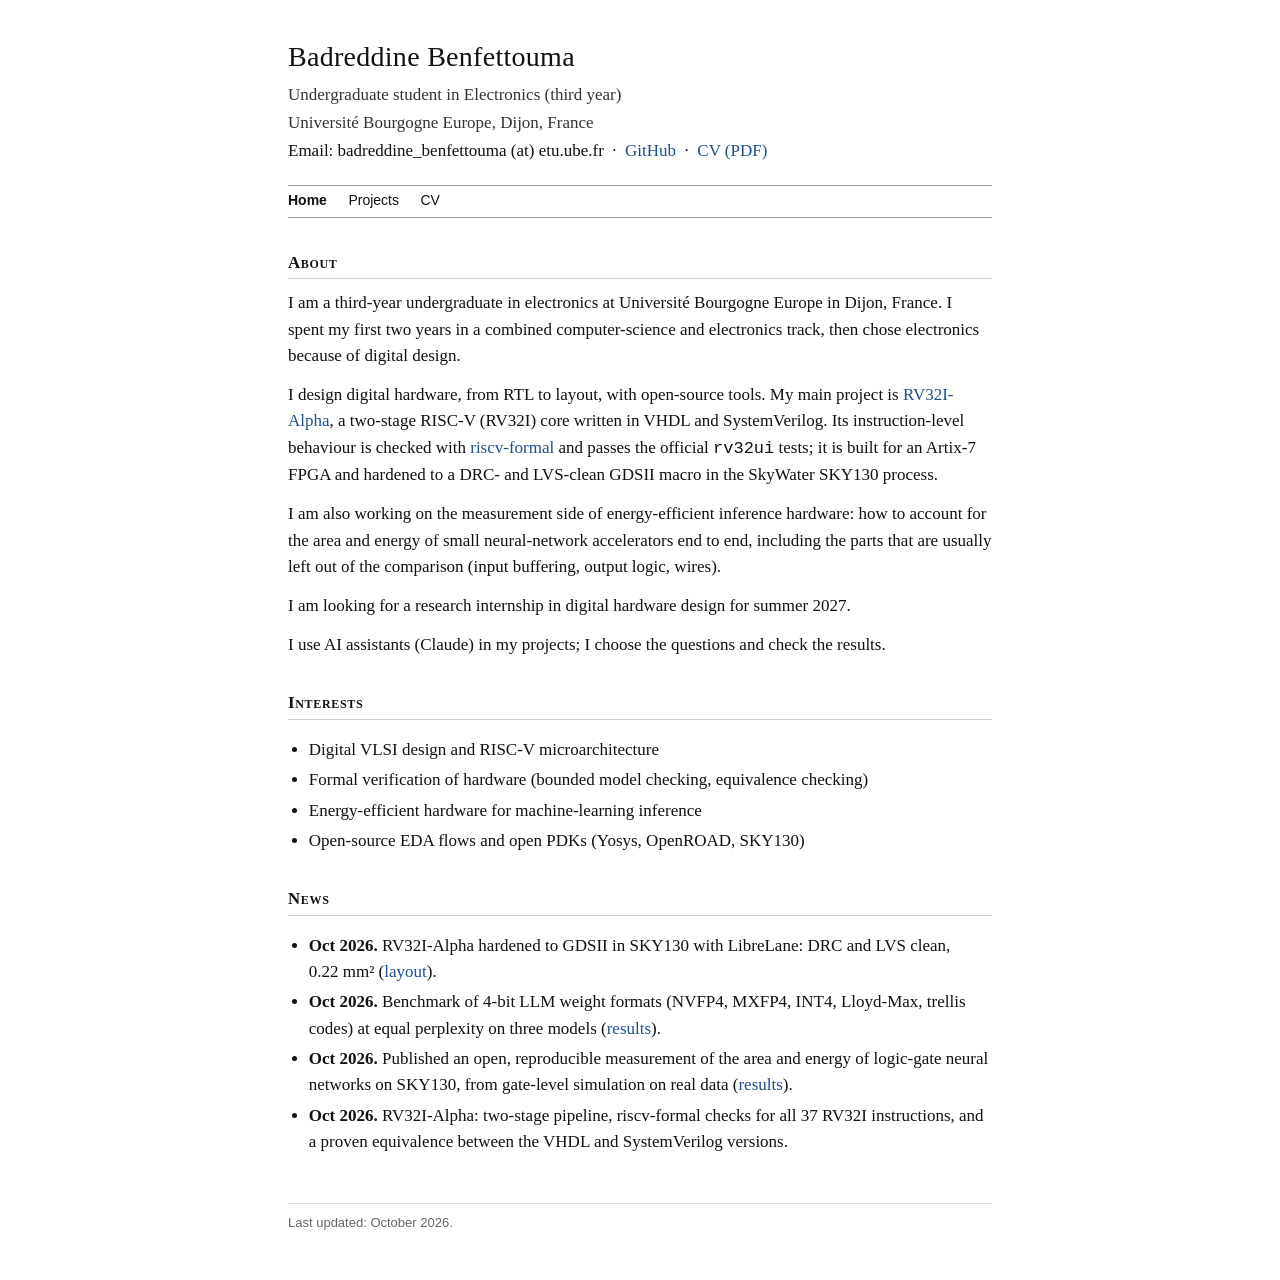
<file: index.html>
<!DOCTYPE html>
<html lang="en">
<head>
<meta charset="utf-8">
<meta name="viewport" content="width=device-width, initial-scale=1">
<title>Badreddine Benfettouma</title>
<meta name="description" content="Badreddine Benfettouma: undergraduate in electronics at Université Bourgogne Europe. Digital hardware design, RISC-V, formal verification, energy-efficient inference hardware.">
<link rel="stylesheet" href="style.css">
</head>
<body>

<header>
  <!-- Optional photo: <div class="photo"><img src="img/photo.jpg" alt="Badreddine Benfettouma"></div> -->
  <div>
    <h1>Badreddine Benfettouma</h1>
    <p class="affil">Undergraduate student in Electronics (third year)</p>
    <p class="affil">Université Bourgogne Europe, Dijon, France</p>
    <p>Email: badreddine_benfettouma (at) etu.ube.fr &nbsp;&middot;&nbsp;
       <a href="https://github.com/Badrodro">GitHub</a> &nbsp;&middot;&nbsp;
       <a href="cv/Badreddine_Benfettouma_CV.pdf">CV (PDF)</a></p>
  </div>
</header>

<nav>
  <a class="here" href="index.html">Home</a>
  <a href="projects.html">Projects</a>
  <a href="cv.html">CV</a>
</nav>

<h2>About</h2>
<p>
I am a third-year undergraduate in electronics at Université Bourgogne Europe in Dijon, France.
I spent my first two years in a combined computer-science and electronics track, then chose
electronics because of digital design.
</p>
<p>
I design digital hardware, from RTL to layout, with open-source tools.
My main project is <a href="projects.html#rv32i">RV32I-Alpha</a>, a two-stage RISC-V (RV32I) core
written in VHDL and SystemVerilog. Its instruction-level behaviour is checked with
<a href="https://github.com/YosysHQ/riscv-formal">riscv-formal</a> and passes the official
<code>rv32ui</code> tests; it is built for an Artix-7 FPGA and hardened to a DRC- and LVS-clean GDSII
macro in the SkyWater SKY130 process.
</p>
<p>
I am also working on the measurement side of energy-efficient inference hardware: how to account
for the area and energy of small neural-network accelerators end to end, including the parts that
are usually left out of the comparison (input buffering, output logic, wires).
</p>
<p>
I am looking for a research internship in digital hardware design for summer 2027.
</p>
<p>
I use AI assistants (Claude) in my projects; I choose the questions and check the results.
</p>

<h2>Interests</h2>
<ul>
  <li>Digital VLSI design and RISC-V microarchitecture</li>
  <li>Formal verification of hardware (bounded model checking, equivalence checking)</li>
  <li>Energy-efficient hardware for machine-learning inference</li>
  <li>Open-source EDA flows and open PDKs (Yosys, OpenROAD, SKY130)</li>
</ul>

<h2>News</h2>
<ul>
  <li><b>Oct 2026.</b> RV32I-Alpha hardened to GDSII in SKY130 with LibreLane: DRC and LVS clean,
      0.22&nbsp;mm&sup2; (<a href="projects.html#rv32i">layout</a>).</li>
  <li><b>Oct 2026.</b> Benchmark of 4-bit LLM weight formats (NVFP4, MXFP4, INT4, Lloyd-Max,
      trellis codes) at equal perplexity on three models
      (<a href="projects.html#quant">results</a>).</li>
  <li><b>Oct 2026.</b> Published an open, reproducible measurement of the area and energy of
      logic-gate neural networks on SKY130, from gate-level simulation on real data
      (<a href="projects.html#lgn">results</a>).</li>
  <li><b>Oct 2026.</b> RV32I-Alpha: two-stage pipeline, riscv-formal checks for all 37 RV32I
      instructions, and a proven equivalence between the VHDL and SystemVerilog versions.</li>
</ul>

<footer>Last updated: October 2026.</footer>
</body>
</html>
</file>
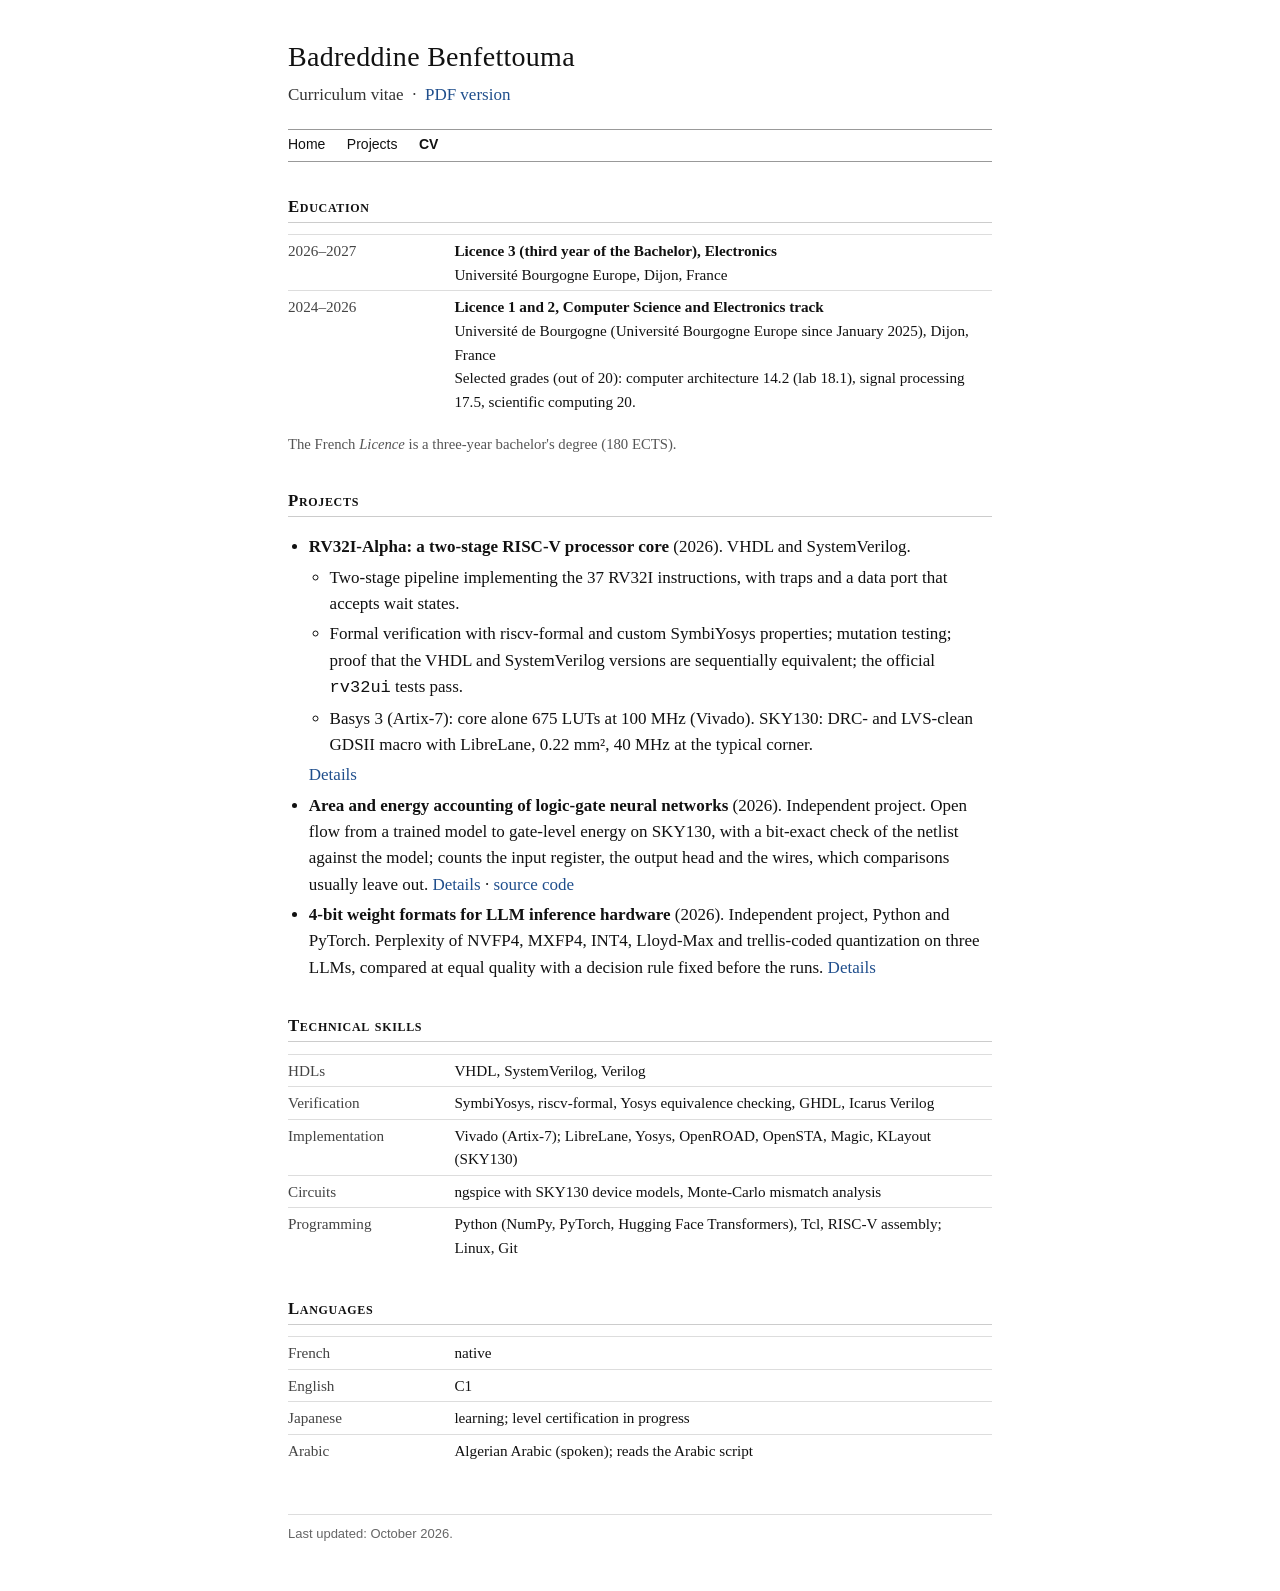
<file: cv.html>
<!DOCTYPE html>
<html lang="en">
<head>
<meta charset="utf-8">
<meta name="viewport" content="width=device-width, initial-scale=1">
<title>CV &mdash; Badreddine Benfettouma</title>
<link rel="stylesheet" href="style.css">
</head>
<body>

<header>
  <div>
    <h1>Badreddine Benfettouma</h1>
    <p class="affil">Curriculum vitae &nbsp;&middot;&nbsp; <a href="cv/Badreddine_Benfettouma_CV.pdf">PDF version</a></p>
  </div>
</header>

<nav>
  <a href="index.html">Home</a>
  <a href="projects.html">Projects</a>
  <a class="here" href="cv.html">CV</a>
</nav>

<h2>Education</h2>
<table class="specs">
  <tr><th>2026&ndash;2027</th><td><b>Licence 3 (third year of the Bachelor), Electronics</b><br>
      Université Bourgogne Europe, Dijon, France</td></tr>
  <tr><th>2024&ndash;2026</th><td><b>Licence 1 and 2, Computer Science and Electronics track</b><br>
      Université de Bourgogne (Université Bourgogne Europe since January 2025), Dijon, France<br>
      Selected grades (out of 20): computer architecture 14.2 (lab 18.1), signal processing 17.5,
      scientific computing 20.</td></tr>
</table>
<p class="note">The French <i>Licence</i> is a three-year bachelor's degree (180 ECTS).</p>

<h2>Projects</h2>
<ul>
  <li><b>RV32I-Alpha: a two-stage RISC-V processor core</b> (2026). VHDL and SystemVerilog.
      <ul>
        <li>Two-stage pipeline implementing the 37 RV32I instructions, with traps and a data port
            that accepts wait states.</li>
        <li>Formal verification with riscv-formal and custom SymbiYosys properties; mutation testing;
            proof that the VHDL and SystemVerilog versions are sequentially equivalent; the official
            <code>rv32ui</code> tests pass.</li>
        <li>Basys 3 (Artix-7): core alone 675 LUTs at 100&nbsp;MHz (Vivado). SKY130: DRC- and
            LVS-clean GDSII macro with LibreLane, 0.22&nbsp;mm&sup2;, 40&nbsp;MHz at the typical corner.</li>
      </ul>
      <a href="projects.html#rv32i">Details</a></li>
  <li><b>Area and energy accounting of logic-gate neural networks</b> (2026). Independent project.
      Open flow from a trained model to gate-level energy on SKY130, with a bit-exact check of the
      netlist against the model; counts the input register, the output head and the wires, which
      comparisons usually leave out.
      <a href="projects.html#lgn">Details</a> &middot;
      <a href="https://github.com/Badrodro/lgn-energy-sky130">source code</a></li>
  <li><b>4-bit weight formats for LLM inference hardware</b> (2026). Independent project, Python and
      PyTorch. Perplexity of NVFP4, MXFP4, INT4, Lloyd-Max and trellis-coded quantization on three
      LLMs, compared at equal quality with a decision rule fixed before the runs.
      <a href="projects.html#quant">Details</a></li>
</ul>

<h2>Technical skills</h2>
<table class="specs">
  <tr><th>HDLs</th><td>VHDL, SystemVerilog, Verilog</td></tr>
  <tr><th>Verification</th><td>SymbiYosys, riscv-formal, Yosys equivalence checking, GHDL, Icarus Verilog</td></tr>
  <tr><th>Implementation</th><td>Vivado (Artix-7); LibreLane, Yosys, OpenROAD, OpenSTA, Magic, KLayout (SKY130)</td></tr>
  <tr><th>Circuits</th><td>ngspice with SKY130 device models, Monte-Carlo mismatch analysis</td></tr>
  <tr><th>Programming</th><td>Python (NumPy, PyTorch, Hugging Face Transformers), Tcl, RISC-V assembly; Linux, Git</td></tr>
</table>

<h2>Languages</h2>
<table class="specs">
  <tr><th>French</th><td>native</td></tr>
  <tr><th>English</th><td>C1</td></tr>
  <tr><th>Japanese</th><td>learning; level certification in progress</td></tr>
  <tr><th>Arabic</th><td>Algerian Arabic (spoken); reads the Arabic script</td></tr>
</table>

<footer>Last updated: October 2026.</footer>
</body>
</html>
</file>
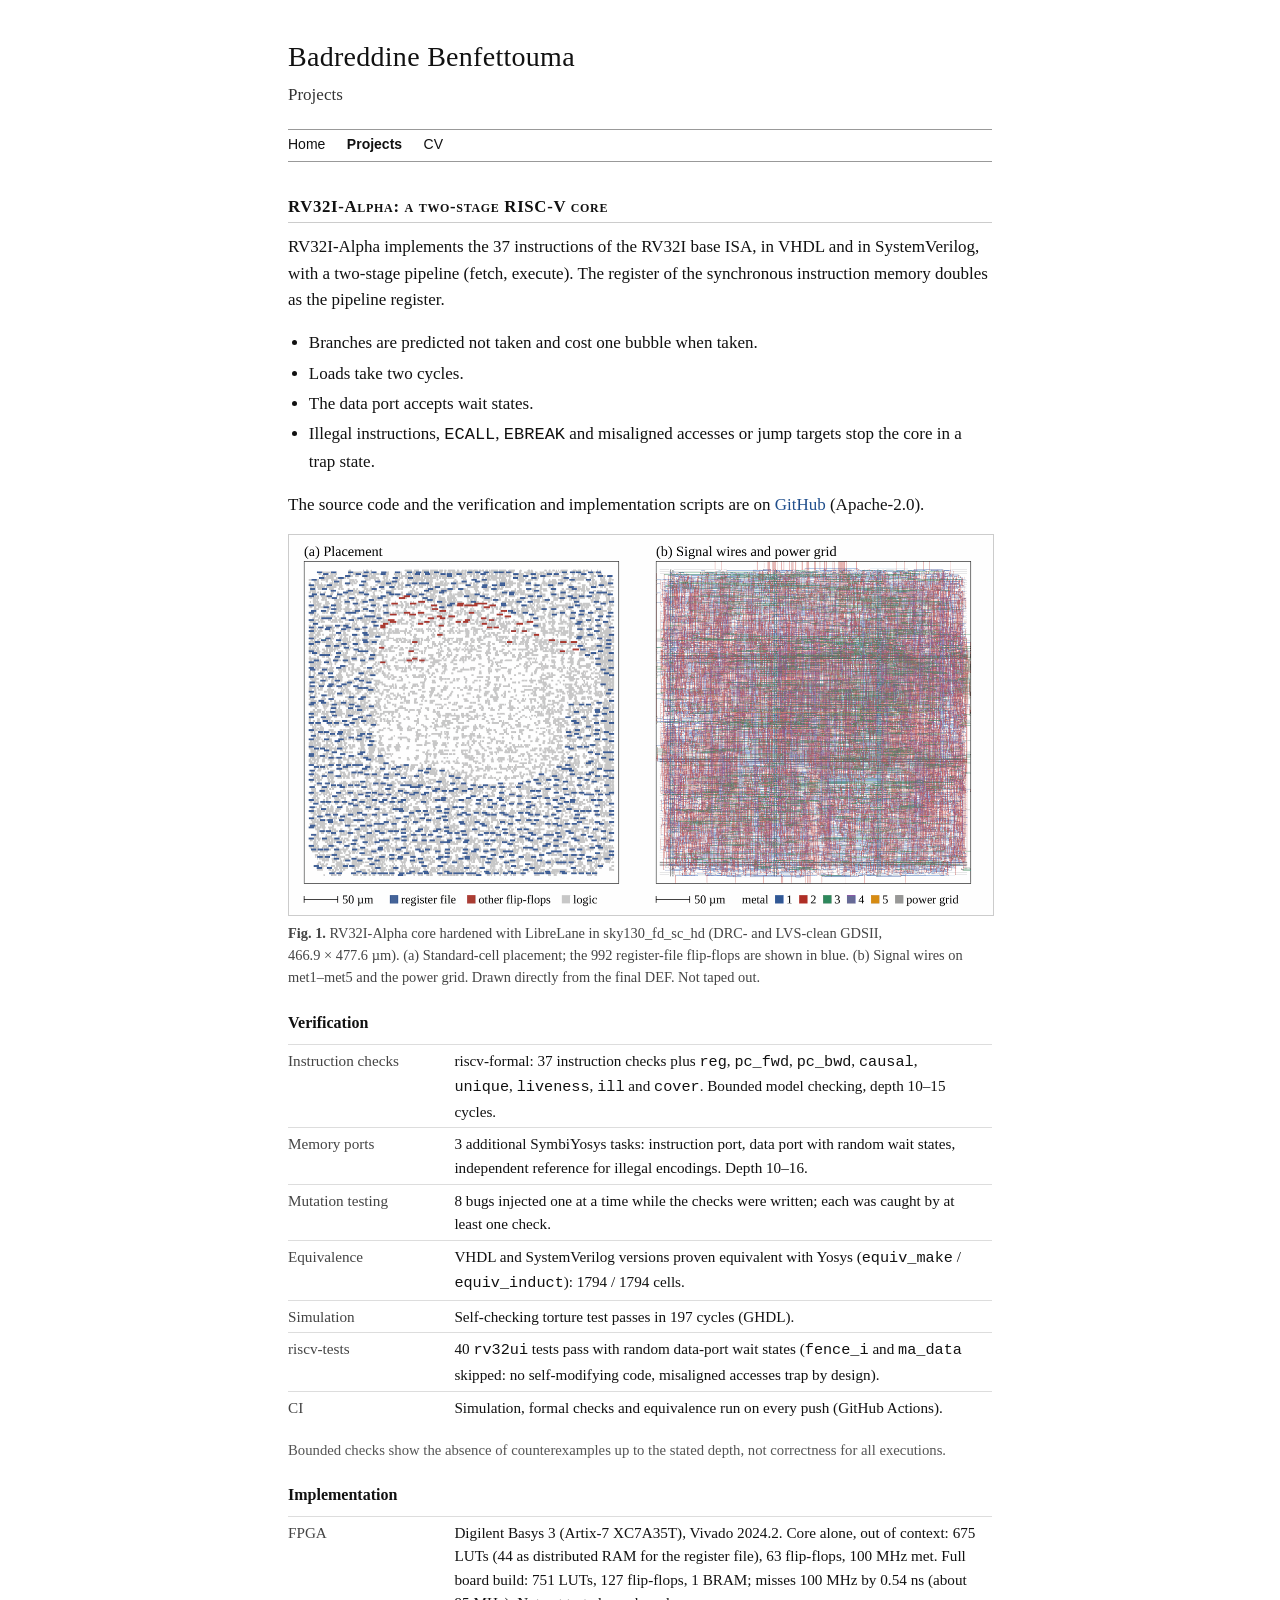
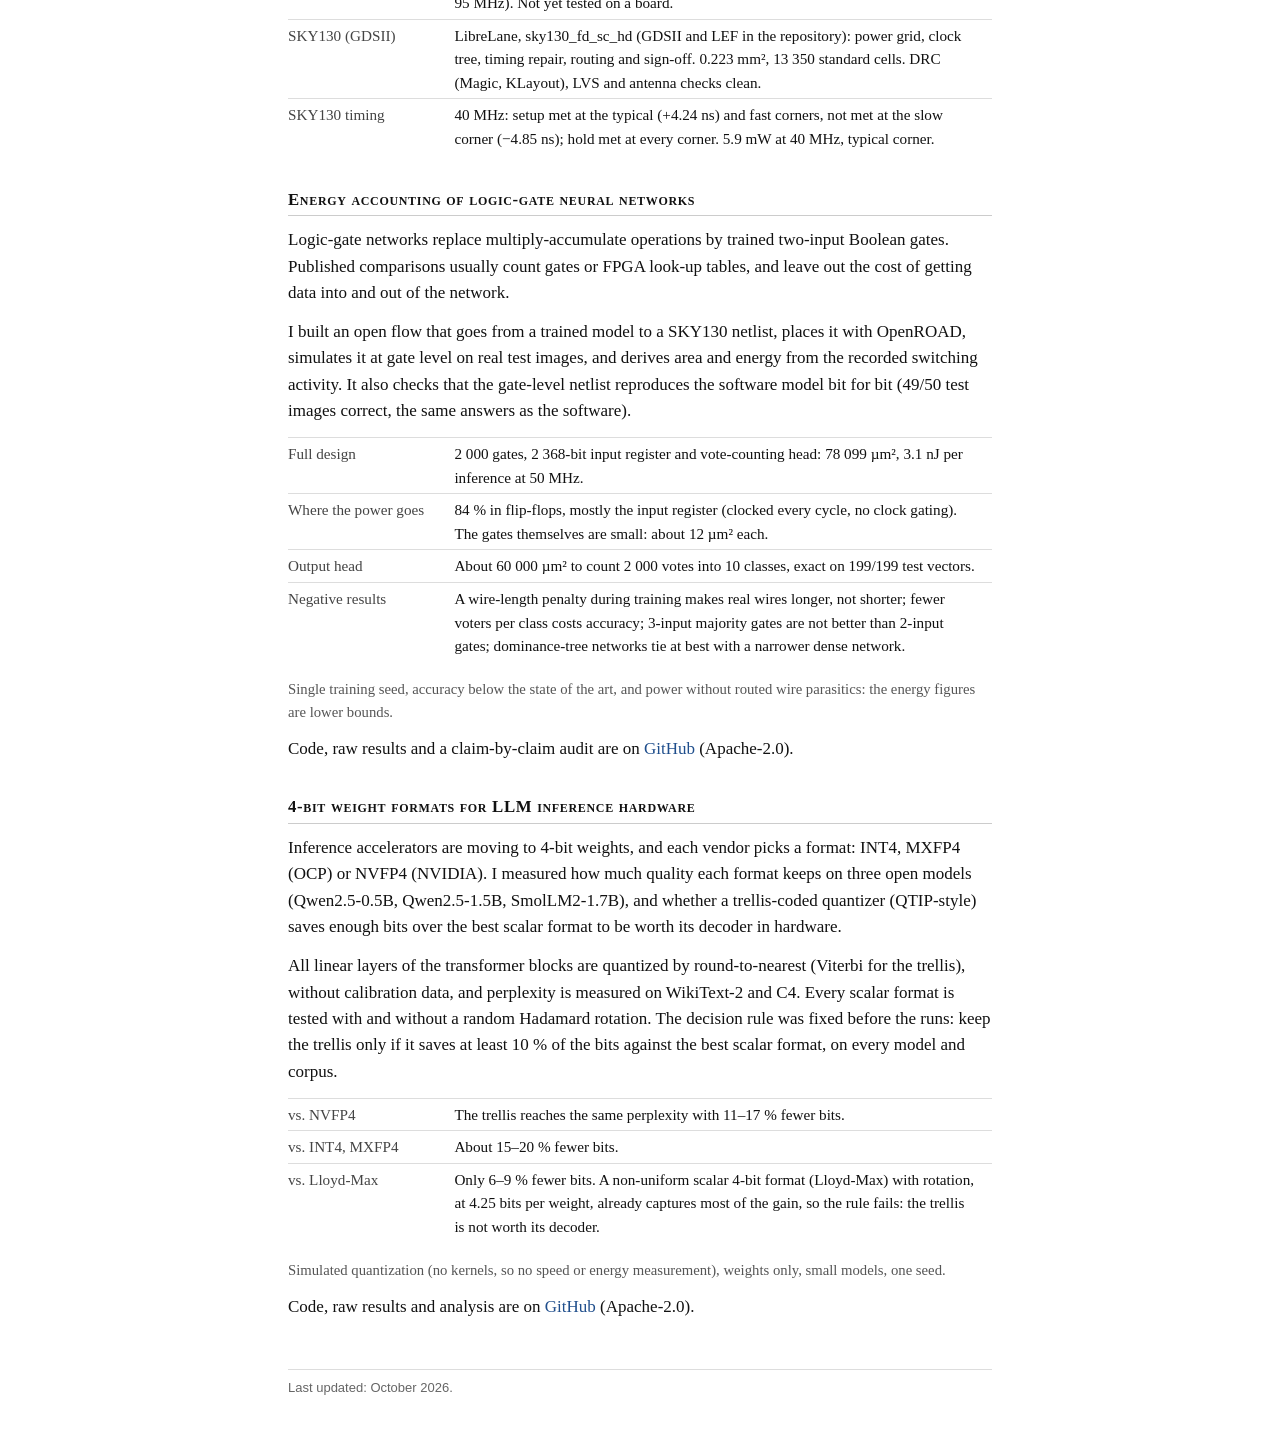
<file: projects.html>
<!DOCTYPE html>
<html lang="en">
<head>
<meta charset="utf-8">
<meta name="viewport" content="width=device-width, initial-scale=1">
<title>Projects &mdash; Badreddine Benfettouma</title>
<link rel="stylesheet" href="style.css">
</head>
<body>

<header>
  <div>
    <h1>Badreddine Benfettouma</h1>
    <p class="affil">Projects</p>
  </div>
</header>

<nav>
  <a href="index.html">Home</a>
  <a class="here" href="projects.html">Projects</a>
  <a href="cv.html">CV</a>
</nav>

<h2 id="rv32i">RV32I-Alpha: a two-stage RISC-V core</h2>
<p>
RV32I-Alpha implements the 37 instructions of the RV32I base ISA, in VHDL and in SystemVerilog,
with a two-stage pipeline (fetch, execute). The register of the synchronous instruction memory doubles as the
pipeline register.
</p>
<ul>
  <li>Branches are predicted not taken and cost one bubble when taken.</li>
  <li>Loads take two cycles.</li>
  <li>The data port accepts wait states.</li>
  <li>Illegal instructions, <code>ECALL</code>, <code>EBREAK</code> and misaligned accesses or jump
      targets stop the core in a trap state.</li>
</ul>
<p>
The source code and the verification and implementation scripts are on
<a href="https://github.com/Badrodro/RV32I-Alpha">GitHub</a>
(Apache-2.0).
</p>

<figure>
  <a href="img/rv32i_sky130_layout.png"><img src="img/rv32i_sky130_layout.png" width="1400" height="755"
     alt="Layout of the RV32I-Alpha core in SKY130: register-file flip-flops spread over the die, signal wires on five metal layers and the power grid."></a>
  <figcaption>
    <b>Fig. 1.</b> RV32I-Alpha core hardened with LibreLane in sky130_fd_sc_hd (DRC- and LVS-clean
    GDSII, 466.9&nbsp;&times;&nbsp;477.6&nbsp;&micro;m). (a) Standard-cell placement; the 992
    register-file flip-flops are shown in blue. (b) Signal wires on met1&ndash;met5 and the power
    grid. Drawn directly from the final DEF. Not taped out.
  </figcaption>
</figure>

<h3>Verification</h3>
<table class="specs">
  <tr><th>Instruction checks</th><td>riscv-formal: 37 instruction checks plus <code>reg</code>,
      <code>pc_fwd</code>, <code>pc_bwd</code>, <code>causal</code>, <code>unique</code>,
      <code>liveness</code>, <code>ill</code> and <code>cover</code>. Bounded model checking,
      depth 10&ndash;15 cycles.</td></tr>
  <tr><th>Memory ports</th><td>3 additional SymbiYosys tasks: instruction port, data port with
      random wait states, independent reference for illegal encodings. Depth 10&ndash;16.</td></tr>
  <tr><th>Mutation testing</th><td>8 bugs injected one at a time while the checks were written;
      each was caught by at least one check.</td></tr>
  <tr><th>Equivalence</th><td>VHDL and SystemVerilog versions proven equivalent with Yosys
      (<code>equiv_make</code> / <code>equiv_induct</code>): 1794 / 1794 cells.</td></tr>
  <tr><th>Simulation</th><td>Self-checking torture test passes in 197 cycles (GHDL).</td></tr>
  <tr><th>riscv-tests</th><td>40 <code>rv32ui</code> tests pass with random data-port wait states
      (<code>fence_i</code> and <code>ma_data</code> skipped: no self-modifying code, misaligned
      accesses trap by design).</td></tr>
  <tr><th>CI</th><td>Simulation, formal checks and equivalence run on every push (GitHub Actions).</td></tr>
</table>
<p class="note">Bounded checks show the absence of counterexamples up to the stated depth, not
correctness for all executions.</p>

<h3>Implementation</h3>
<table class="specs">
  <tr><th>FPGA</th><td>Digilent Basys 3 (Artix-7 XC7A35T), Vivado 2024.2. Core alone, out of context:
      675 LUTs (44 as distributed RAM for the register file), 63 flip-flops, 100&nbsp;MHz met.
      Full board build: 751 LUTs, 127 flip-flops, 1 BRAM; misses 100&nbsp;MHz by 0.54&nbsp;ns
      (about 95&nbsp;MHz). Not yet tested on a board.</td></tr>
  <tr><th>SKY130 (GDSII)</th><td>LibreLane, sky130_fd_sc_hd (GDSII and LEF in the repository): power grid, clock tree, timing repair,
      routing and sign-off. 0.223&nbsp;mm&sup2;, 13&nbsp;350 standard cells. DRC (Magic, KLayout),
      LVS and antenna checks clean.</td></tr>
  <tr><th>SKY130 timing</th><td>40&nbsp;MHz: setup met at the typical (+4.24&nbsp;ns) and fast
      corners, not met at the slow corner (&minus;4.85&nbsp;ns); hold met at every corner.
      5.9&nbsp;mW at 40&nbsp;MHz, typical corner.</td></tr>
</table>

<h2 id="lgn">Energy accounting of logic-gate neural networks</h2>
<p>
Logic-gate networks replace multiply-accumulate operations by trained two-input Boolean gates.
Published comparisons usually count gates or FPGA look-up tables, and leave out the cost of getting
data into and out of the network.
</p>
<p>
I built an open flow that goes from a trained model to a SKY130 netlist, places it with OpenROAD,
simulates it at gate level on real test images, and derives area and energy from the recorded
switching activity. It also checks that the gate-level netlist reproduces the software model
bit for bit (49/50 test images correct, the same answers as the software).
</p>
<table class="specs">
  <tr><th>Full design</th><td>2&nbsp;000 gates, 2&nbsp;368-bit input register and vote-counting head:
      78&nbsp;099&nbsp;&micro;m&sup2;, 3.1&nbsp;nJ per inference at 50&nbsp;MHz.</td></tr>
  <tr><th>Where the power goes</th><td>84&nbsp;% in flip-flops, mostly the input register (clocked every
      cycle, no clock gating). The gates themselves are small: about 12&nbsp;&micro;m&sup2; each.</td></tr>
  <tr><th>Output head</th><td>About 60&nbsp;000&nbsp;&micro;m&sup2; to count 2&nbsp;000 votes into
      10 classes, exact on 199/199 test vectors.</td></tr>
  <tr><th>Negative results</th><td>A wire-length penalty during training makes real wires longer,
      not shorter; fewer voters per class costs accuracy; 3-input majority gates are not better than
      2-input gates; dominance-tree networks tie at best with a narrower dense network.</td></tr>
</table>
<p class="note">Single training seed, accuracy below the state of the art, and power without routed
wire parasitics: the energy figures are lower bounds.</p>
<p>
Code, raw results and a claim-by-claim audit are on
<a href="https://github.com/Badrodro/lgn-energy-sky130">GitHub</a>
(Apache-2.0).
</p>

<h2 id="quant">4-bit weight formats for LLM inference hardware</h2>
<p>
Inference accelerators are moving to 4-bit weights, and each vendor picks a format: INT4, MXFP4 (OCP)
or NVFP4 (NVIDIA). I measured how much quality each format keeps on three open models
(Qwen2.5-0.5B, Qwen2.5-1.5B, SmolLM2-1.7B), and whether a trellis-coded quantizer (QTIP-style)
saves enough bits over the best scalar format to be worth its decoder in hardware.
</p>
<p>
All linear layers of the transformer blocks are quantized by round-to-nearest (Viterbi for the
trellis), without calibration data, and perplexity is measured on WikiText-2 and C4. Every scalar
format is tested with and without a random Hadamard rotation. The decision rule was fixed before the
runs: keep the trellis only if it saves at least 10&nbsp;% of the bits against the best scalar format,
on every model and corpus.
</p>
<table class="specs">
  <tr><th>vs. NVFP4</th><td>The trellis reaches the same perplexity with 11&ndash;17&nbsp;% fewer bits.</td></tr>
  <tr><th>vs. INT4, MXFP4</th><td>About 15&ndash;20&nbsp;% fewer bits.</td></tr>
  <tr><th>vs. Lloyd-Max</th><td>Only 6&ndash;9&nbsp;% fewer bits. A non-uniform scalar 4-bit format
      (Lloyd-Max) with rotation, at 4.25 bits per weight, already captures most of the gain, so the
      rule fails: the trellis is not worth its decoder.</td></tr>
</table>
<p class="note">Simulated quantization (no kernels, so no speed or energy measurement), weights only,
small models, one seed.</p>
<p>
Code, raw results and analysis are on
<a href="https://github.com/Badrodro/llm-4bit-quant-formats">GitHub</a>
(Apache-2.0).
</p>

<footer>Last updated: October 2026.</footer>
</body>
</html>
</file>
<file: style.css>
/* Plain academic page: one column, serif text, no scripts. */
html { background: #fff; }
body {
  margin: 0 auto;
  max-width: 44rem;
  padding: 2.2rem 1rem 3rem;
  font-family: Georgia, "Times New Roman", Times, serif;
  font-size: 17px;
  line-height: 1.55;
  color: #111;
  background: #fff;
}
a { color: #1f4e8c; text-decoration: none; }
a:visited { color: #5b3f8c; }
a:hover { text-decoration: underline; }

header { display: flex; gap: 1.4rem; align-items: flex-start; margin-bottom: 1.2rem; }
header .photo {
  flex: 0 0 120px; height: 150px;
  border: 1px solid #bbb; background: #f2f2f2;
  display: flex; align-items: center; justify-content: center;
  font: 13px/1.3 Arial, Helvetica, sans-serif; color: #777; text-align: center;
}
header .photo img { width: 120px; height: 150px; object-fit: cover; display: block; }
header h1 { font-size: 1.75rem; font-weight: normal; margin: 0 0 .2rem; letter-spacing: .01em; }
header p { margin: .1rem 0; }
.affil { color: #333; }

nav {
  font: 14px/1.4 Arial, Helvetica, sans-serif;
  border-top: 1px solid #999; border-bottom: 1px solid #999;
  padding: .35rem 0; margin: 0 0 1.6rem;
}
nav a { margin-right: 1.1rem; color: #111; }
nav a.here { font-weight: bold; }

h2 {
  font-size: 1.05rem; font-weight: bold; font-variant: small-caps; letter-spacing: .04em;
  border-bottom: 1px solid #ccc; padding-bottom: .15rem; margin: 2rem 0 .7rem;
}
h3 { font-size: 1rem; margin: 1.3rem 0 .3rem; }
p { margin: .5rem 0 .8rem; }
ul { padding-left: 1.3rem; }
li { margin: .25rem 0; }

ol.pubs { padding-left: 2.2rem; }
ol.pubs li { margin: .5rem 0; }
.venue { font-style: italic; }
.me { font-weight: bold; }
.note { color: #555; font-size: .92rem; }

table.specs { border-collapse: collapse; font-size: .95rem; margin: .5rem 0 1rem; width: 100%; }
table.specs td, table.specs th { border-top: 1px solid #ddd; padding: .25rem .9rem .25rem 0; text-align: left; vertical-align: top; }
table.specs th { font-weight: normal; color: #444; white-space: nowrap; width: 9.5rem; }

figure { margin: 1rem 0 1.4rem; }
figure img { max-width: 100%; height: auto; border: 1px solid #ccc; display: block; }
figcaption { font-size: .9rem; color: #444; margin-top: .35rem; }

.todo { background: #fff6d6; padding: 0 .2rem; }
footer { margin-top: 3rem; font: 13px/1.4 Arial, Helvetica, sans-serif; color: #666; border-top: 1px solid #ddd; padding-top: .6rem; }

@media (max-width: 560px) {
  body { font-size: 16px; padding-top: 1.4rem; }
  header { flex-direction: column; gap: .8rem; }
  table.specs th { width: auto; white-space: normal; }
}
</file>
